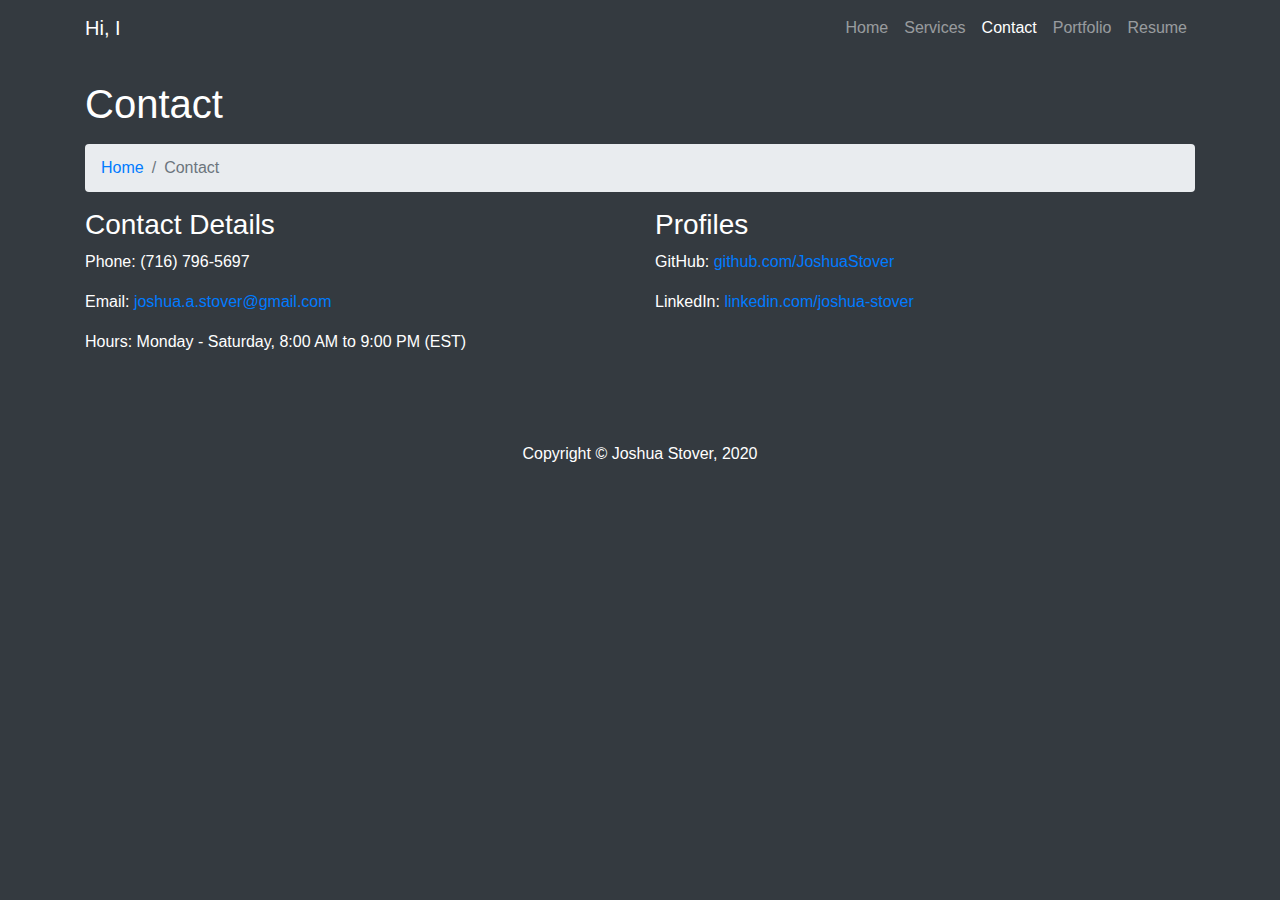
<file: contact.html>
<!DOCTYPE html>
<html lang="en">
<head>
    <meta charset="utf-8">
    <meta name="viewport" content="width=device-width, initial-scale=1, shrink-to-fit=no">
    <meta name="description" content="Portfolio">
    <meta name="author" content="Joshua Stover">
    <title>Contact</title>
    <link href="vendor/bootstrap/css/bootstrap.min.css" rel="stylesheet">
    <link href="css/main.css" rel="stylesheet">
</head>
<body class="bg-dark">
    <nav class="navbar fixed-top navbar-expand-lg navbar-dark bg-dark fixed-top">
        <div class="container">
            <span id="headText" class="navbar-brand"></span>
            <button class="navbar-toggler navbar-toggler-right" type="button" data-toggle="collapse" data-target="#navbarResponsive" aria-controls="navbarResponsive" aria-expanded="false" aria-label="Toggle navigation">
            <span class="navbar-toggler-icon"></span>
            </button>
            <div class="collapse navbar-collapse" id="navbarResponsive">
                <ul class="navbar-nav ml-auto">
                    <li class="nav-item">
                        <a class="nav-link" href="index.html">Home</a>
                    </li>
                    <li class="nav-item">
                        <a class="nav-link" href="services.html">Services</a>
                    </li>
                    <li class="nav-item active">
                        <a class="nav-link" href="contact.html">Contact</a>
                    </li>
                    <li class="nav-item">
                        <a class="nav-link" href="portfolio.html">Portfolio</a>
                    </li>
                    <li class="nav-item">
                        <a class="nav-link" href="resume.html">Resume</a>
                    </li>
                </ul>
            </div>
        </div>
    </nav>

    <div class="container">
        <h1 class="mt-4 mb-3 tw">
            Contact
        </h1>
        <ol class="breadcrumb">
            <li class="breadcrumb-item">
                <a href="index.html">Home</a>
            </li>
            <li class="breadcrumb-item active">Contact</li>
        </ol>
        <div class="row">
            <div class="col-lg-6 mb-4 tw">
                <h3>Contact Details</h3>
                <p>
                    Phone: (716) 796-5697
                </p>
                <p>
                    Email:
                    <a href="mailto:joshua.a.stover@gmail.com">
                        joshua.a.stover@gmail.com
                    </a>
                </p>
                <p>
                    Hours: Monday - Saturday, 8:00 AM to 9:00 PM (EST)
                </p>
            </div>
            <div class="col-lg-6 mb-4 tw">
                <h3>Profiles</h3>
                <p>
                    GitHub:
                    <a href="https://github.com/JoshuaStover">
                        github.com/JoshuaStover
                    </a>
                </p>
                <p>
                    LinkedIn:
                    <a href="https://www.linkedin.com/in/joshua-stover-6b4943192/">
                        linkedin.com/joshua-stover
                    </a>
                </p>
            </div>
        </div>
    </div>

    <footer class="py-5 bg-dark">
        <div class="container">
            <p class="m-0 text-center text-white">
                Copyright &copy; Joshua Stover, 2020
            </p>
        </div>
    </footer>

    <script src="vendor/jquery/jquery.min.js"></script>
    <script src="vendor/bootstrap/js/bootstrap.bundle.min.js"></script>
    <script src="js/headerScript.js"></script>
</body>
</html>
</file>
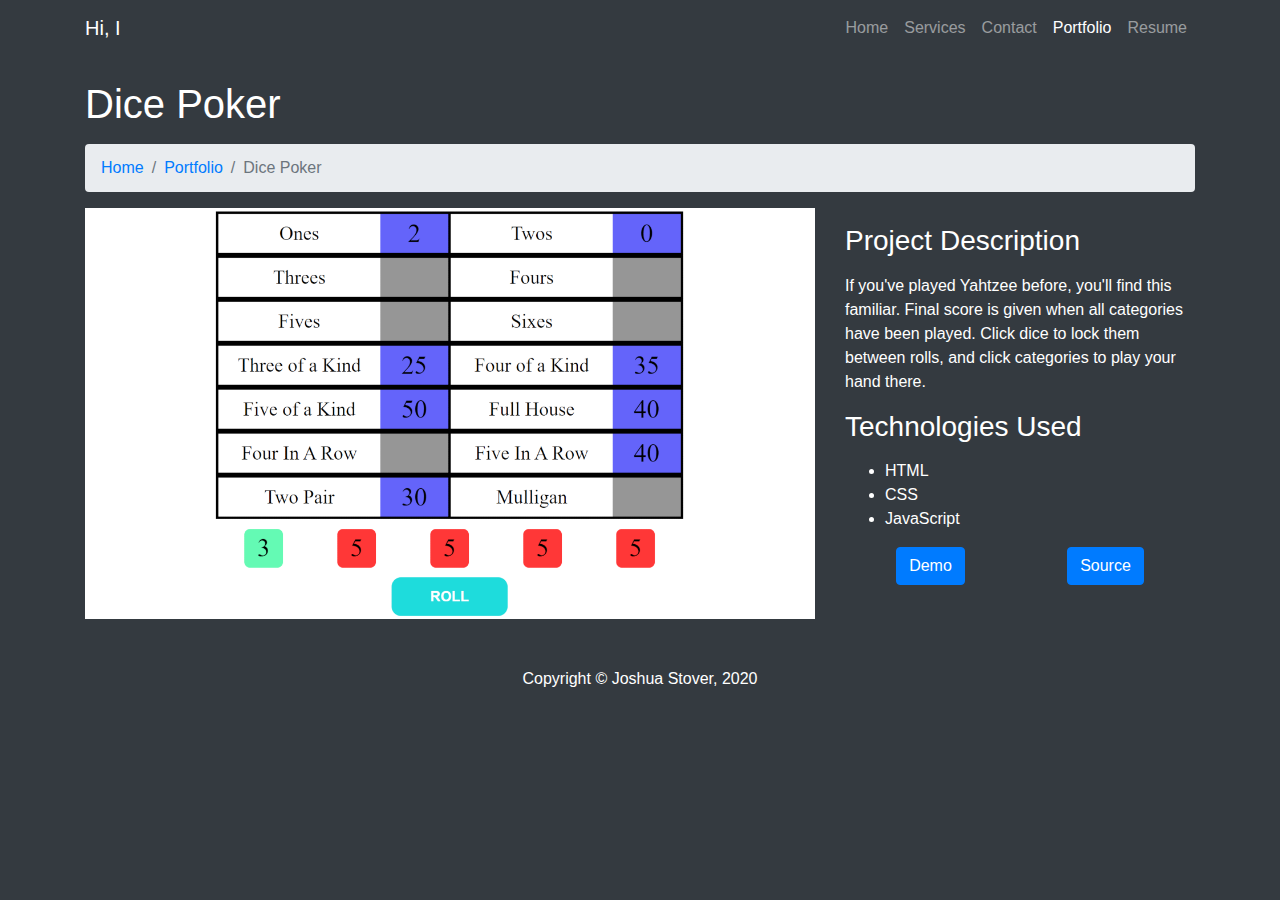
<file: DicePoker.html>
<!DOCTYPE html>
<html lang="en">
<head>
    <meta charset="utf-8">
    <meta name="viewport" content="width=device-width, initial-scale=1, shrink-to-fit=no">
    <meta name="description" content="Portfolio">
    <meta name="author" content="Joshua Stover">
    <title>Portfolio</title>
    <link href="vendor/bootstrap/css/bootstrap.min.css" rel="stylesheet">
    <link href="css/main.css" rel="stylesheet">
</head>
<body class="bg-dark">
    <nav class="navbar fixed-top navbar-expand-lg navbar-dark bg-dark fixed-top">
        <div class="container">
            <span id="headText" class="navbar-brand"></span>
            <button class="navbar-toggler navbar-toggler-right" type="button" data-toggle="collapse" data-target="#navbarResponsive" aria-controls="navbarResponsive" aria-expanded="false" aria-label="Toggle navigation">
                <span class="navbar-toggler-icon"></span>
            </button>
            <div class="collapse navbar-collapse" id="navbarResponsive">
                <ul class="navbar-nav ml-auto">
                    <li class="nav-item">
                        <a class="nav-link" href="index.html">Home</a>
                    </li>
                    <li class="nav-item">
                        <a class="nav-link" href="services.html">Services</a>
                    </li>
                    <li class="nav-item">
                        <a class="nav-link" href="contact.html">Contact</a>
                    </li>
                    <li class="nav-item active">
                        <a class="nav-link" href="portfolio.html">Portfolio</a>
                    </li>
                    <li class="nav-item">
                        <a class="nav-link" href="resume.html">Resume</a>
                    </li>
                </ul>
            </div>
        </div>
    </nav>

    <div class="container tw">
        <h1 class="mt-4 mb-3">Dice Poker</h1>
        <ol class="breadcrumb">
            <li class="breadcrumb-item">
                <a href="index.html">Home</a>
            </li>
            <li class="breadcrumb-item">
                <a href="portfolio.html">Portfolio</a>
            </li>
            <li class="breadcrumb-item active">Dice Poker</li>
        </ol>
        <div class="row">
            <div class="col-md-8">
                <img class="img-fluid" src="res/DicePoker.png" alt="">
            </div>
            <div class="col-md-4">
                <h3 class="my-3">Project Description</h3>
                <p>If you've played Yahtzee before, you'll find this familiar. Final score is given when all categories have been played. Click dice to lock them between rolls, and click categories to play your hand there.</p>
                <h3 class="my-3">Technologies Used</h3>
                <ul>
                    <li>HTML</li>
                    <li>CSS</li>
                    <li>JavaScript</li>
                </ul>
                <div class="sa">
                    <a target="_blank" href="https://joshuastover.github.io/DicePoker" class="btn btn-primary">Demo</a>
                    <a target="_blank" href="https://github.com/JoshuaStover/DicePoker" class="btn btn-primary">Source</a>
                </div>
            </div>
        </div>
    </div>

    <footer class="py-5 bg-dark">
        <div class="container">
            <p class="m-0 text-center text-white">
                Copyright &copy; Joshua Stover, 2020
            </p>
        </div>
    </footer>

    <script src="vendor/jquery/jquery.min.js"></script>
    <script src="vendor/bootstrap/js/bootstrap.bundle.min.js"></script>
    <script src="js/headerScript.js"></script>
</body>
</html>
</file>
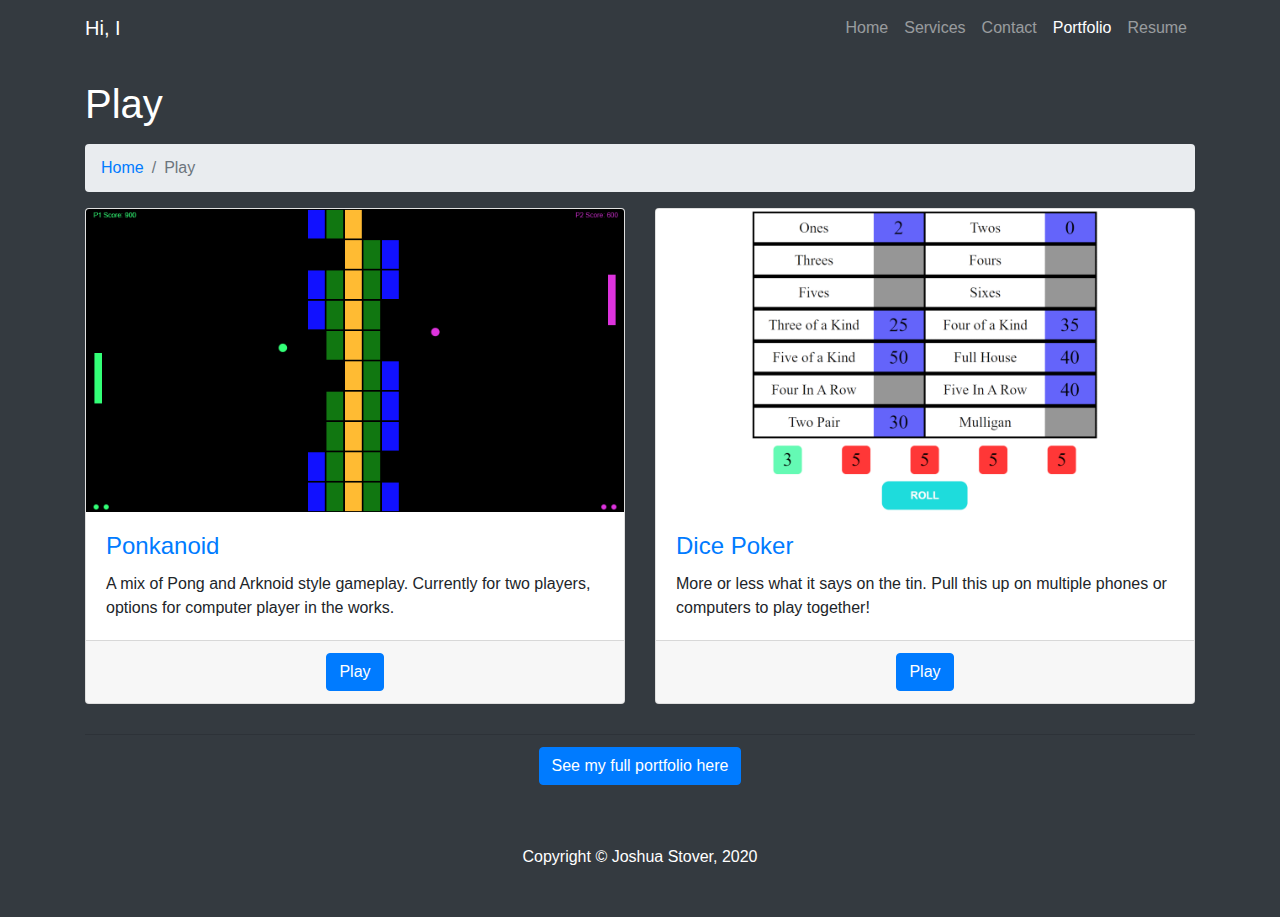
<file: play.html>
<!DOCTYPE html>
<html lang="en">
<head>
    <meta charset="utf-8">
    <meta name="viewport" content="width=device-width, initial-scale=1, shrink-to-fit=no">
    <meta name="description" content="Portfolio">
    <meta name="author" content="Joshua Stover">
    <title>Play</title>
    <link href="vendor/bootstrap/css/bootstrap.min.css" rel="stylesheet">
    <link href="css/main.css" rel="stylesheet">
</head>
<body class="bg-dark">
    <nav class="navbar fixed-top navbar-expand-lg navbar-dark bg-dark fixed-top">
        <div class="container">
            <span id="headText" class="navbar-brand"></span>
            <button class="navbar-toggler navbar-toggler-right" type="button" data-toggle="collapse" data-target="#navbarResponsive" aria-controls="navbarResponsive" aria-expanded="false" aria-label="Toggle navigation">
                <span class="navbar-toggler-icon"></span>
            </button>
            <div class="collapse navbar-collapse" id="navbarResponsive">
                <ul class="navbar-nav ml-auto">
                    <li class="nav-item">
                        <a class="nav-link" href="index.html">Home</a>
                    </li>
                    <li class="nav-item">
                        <a class="nav-link" href="services.html">Services</a>
                    </li>
                    <li class="nav-item">
                        <a class="nav-link" href="contact.html">Contact</a>
                    </li>
                    <li class="nav-item active">
                        <a class="nav-link" href="portfolio.html">Portfolio</a>
                    </li>
                    <li class="nav-item">
                        <a class="nav-link" href="resume.html">Resume</a>
                    </li>
                </ul>
            </div>
        </div>
    </nav>

    <div class="container">
        <h1 class="mt-4 mb-3 tw">Play
        </h1>
        <ol class="breadcrumb">
            <li class="breadcrumb-item">
                <a href="index.html">Home</a>
            </li>
            <li class="breadcrumb-item active">Play</li>
        </ol>

        <div class="row">
            <div class="col-lg-6 portfolio-item">
                <div class="card h-100">
                    <a href="Ponkanoid.html">
                        <img class="card-img-top" src="res/Ponkanoid.png" alt="">
                    </a>
                    <div class="card-body">
                        <h4 class="card-title">
                            <a href="Ponkanoid.html">Ponkanoid</a>
                        </h4>
                        <p class="card-text">A mix of Pong and Arknoid style gameplay. Currently for two players, options for computer player in the works.</p>
                    </div>
                    <div class="card-footer ct">
                        <a target="_blank" href="https://joshuastover.github.io/Ponkanoid" class="btn btn-primary">
                            Play
                        </a>
                    </div>
                </div>
            </div>
            <div class="col-lg-6 portfolio-item">
                <div class="card h-100">
                    <a href="DicePoker.html">
                        <img class="card-img-top" src="res/DicePoker.png" alt="">
                    </a>
                    <div class="card-body">
                        <h4 class="card-title">
                            <a href="DicePoker.html">Dice Poker</a>
                        </h4>
                        <p class="card-text">More or less what it says on the tin. Pull this up on multiple phones or computers to play together!</p>
                    </div>
                    <div class="card-footer ct">
                        <a target="_blank" href="https://joshuastover.github.io/DicePoker" class="btn btn-primary">
                            Play
                        </a>
                    </div>
                </div>
            </div>
        </div>
        <div class="card-footer ct bg-dark">
            <a href="portfolio.html" class="btn btn-primary">
                See my full portfolio here
            </a>
        </div>
    </div>

    <footer class="py-5 bg-dark">
        <div class="container">
            <p class="m-0 text-center text-white">
                Copyright &copy; Joshua Stover, 2020
            </p>
        </div>
    </footer>

    <script src="vendor/jquery/jquery.min.js"></script>
    <script src="vendor/bootstrap/js/bootstrap.bundle.min.js"></script>
    <script src="js/headerScript.js"></script>
</body>
</html>
</file>
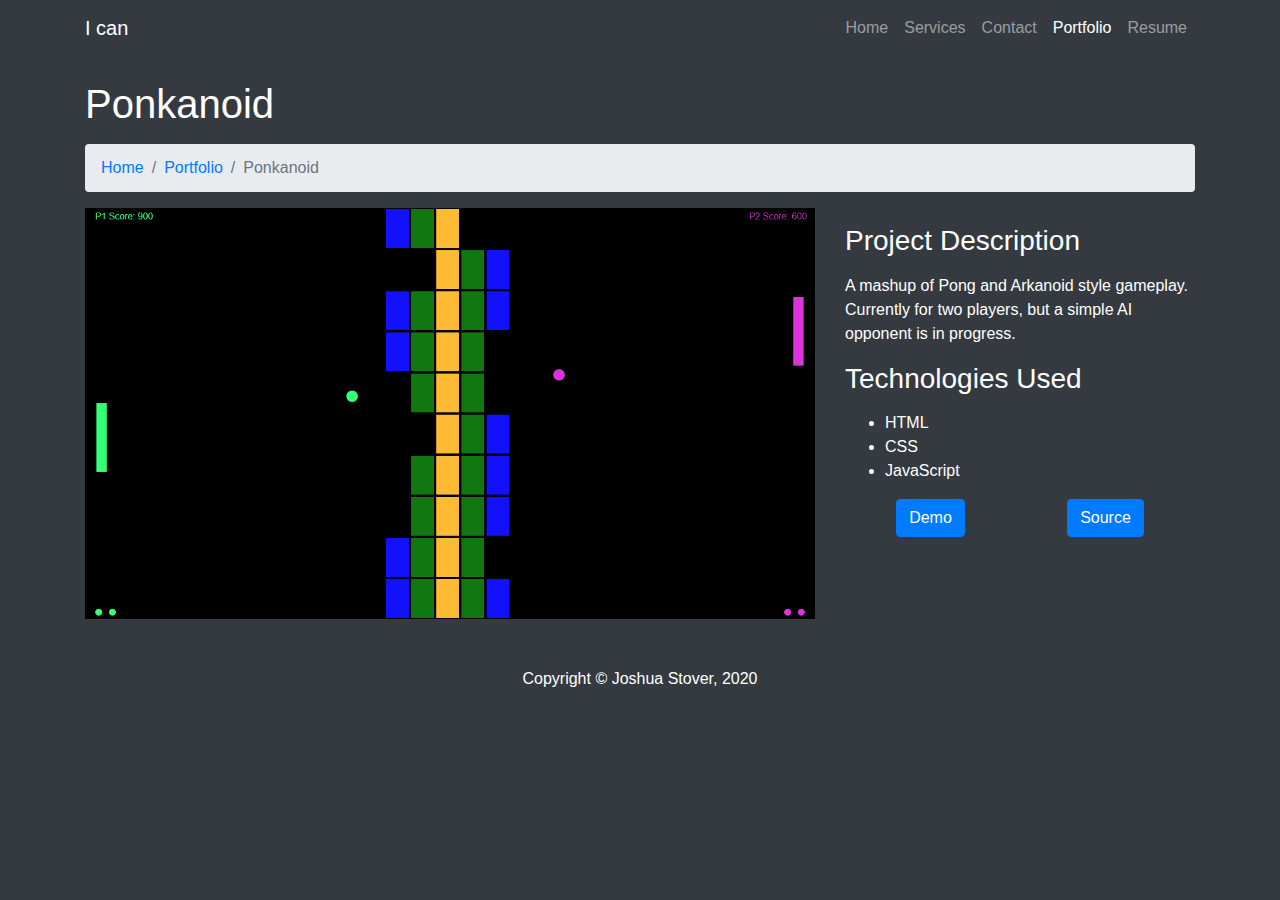
<file: Ponkanoid.html>
<!DOCTYPE html>
<html lang="en">
<head>
    <meta charset="utf-8">
    <meta name="viewport" content="width=device-width, initial-scale=1, shrink-to-fit=no">
    <meta name="description" content="Portfolio">
    <meta name="author" content="Joshua Stover">
    <title>Portfolio</title>
    <link href="vendor/bootstrap/css/bootstrap.min.css" rel="stylesheet">
    <link href="css/main.css" rel="stylesheet">
</head>
<body class="bg-dark">
    <nav class="navbar fixed-top navbar-expand-lg navbar-dark bg-dark fixed-top">
        <div class="container">
            <span id="headText" class="navbar-brand"></span>
            <button class="navbar-toggler navbar-toggler-right" type="button" data-toggle="collapse" data-target="#navbarResponsive" aria-controls="navbarResponsive" aria-expanded="false" aria-label="Toggle navigation">
                <span class="navbar-toggler-icon"></span>
            </button>
            <div class="collapse navbar-collapse" id="navbarResponsive">
                <ul class="navbar-nav ml-auto">
                    <li class="nav-item">
                        <a class="nav-link" href="index.html">Home</a>
                    </li>
                    <li class="nav-item">
                        <a class="nav-link" href="services.html">Services</a>
                    </li>
                    <li class="nav-item">
                        <a class="nav-link" href="contact.html">Contact</a>
                    </li>
                    <li class="nav-item active">
                        <a class="nav-link" href="portfolio.html">Portfolio</a>
                    </li>
                    <li class="nav-item">
                        <a class="nav-link" href="resume.html">Resume</a>
                    </li>
                </ul>
            </div>
        </div>
    </nav>

    <div class="container tw">
        <h1 class="mt-4 mb-3">Ponkanoid</h1>
        <ol class="breadcrumb">
            <li class="breadcrumb-item">
                <a href="index.html">Home</a>
            </li>
            <li class="breadcrumb-item">
                <a href="portfolio.html">Portfolio</a>
            </li>
            <li class="breadcrumb-item active">Ponkanoid</li>
        </ol>
        <div class="row">
            <div class="col-md-8">
                <img class="img-fluid" src="res/Ponkanoid.png" alt="">
            </div>
            <div class="col-md-4">
                <h3 class="my-3">Project Description</h3>
                <p>A mashup of Pong and Arkanoid style gameplay. Currently for two players, but a simple AI opponent is in progress.</p>
                <h3 class="my-3">Technologies Used</h3>
                <ul>
                    <li>HTML</li>
                    <li>CSS</li>
                    <li>JavaScript</li>
                </ul>
                <div class="sa">
                    <a target="_blank" href="https://joshuastover.github.io/Ponkanoid" class="btn btn-primary">Demo</a>
                    <a target="_blank" href="https://github.com/JoshuaStover/Ponkanoid" class="btn btn-primary">Source</a>
                </div>
            </div>
        </div>
    </div>

    <footer class="py-5 bg-dark">
        <div class="container">
            <p class="m-0 text-center text-white">
                Copyright &copy; Joshua Stover, 2020
            </p>
        </div>
    </footer>

    <script src="vendor/jquery/jquery.min.js"></script>
    <script src="vendor/bootstrap/js/bootstrap.bundle.min.js"></script>
    <script src="js/headerScript.js"></script>
</body>
</html>
</file>
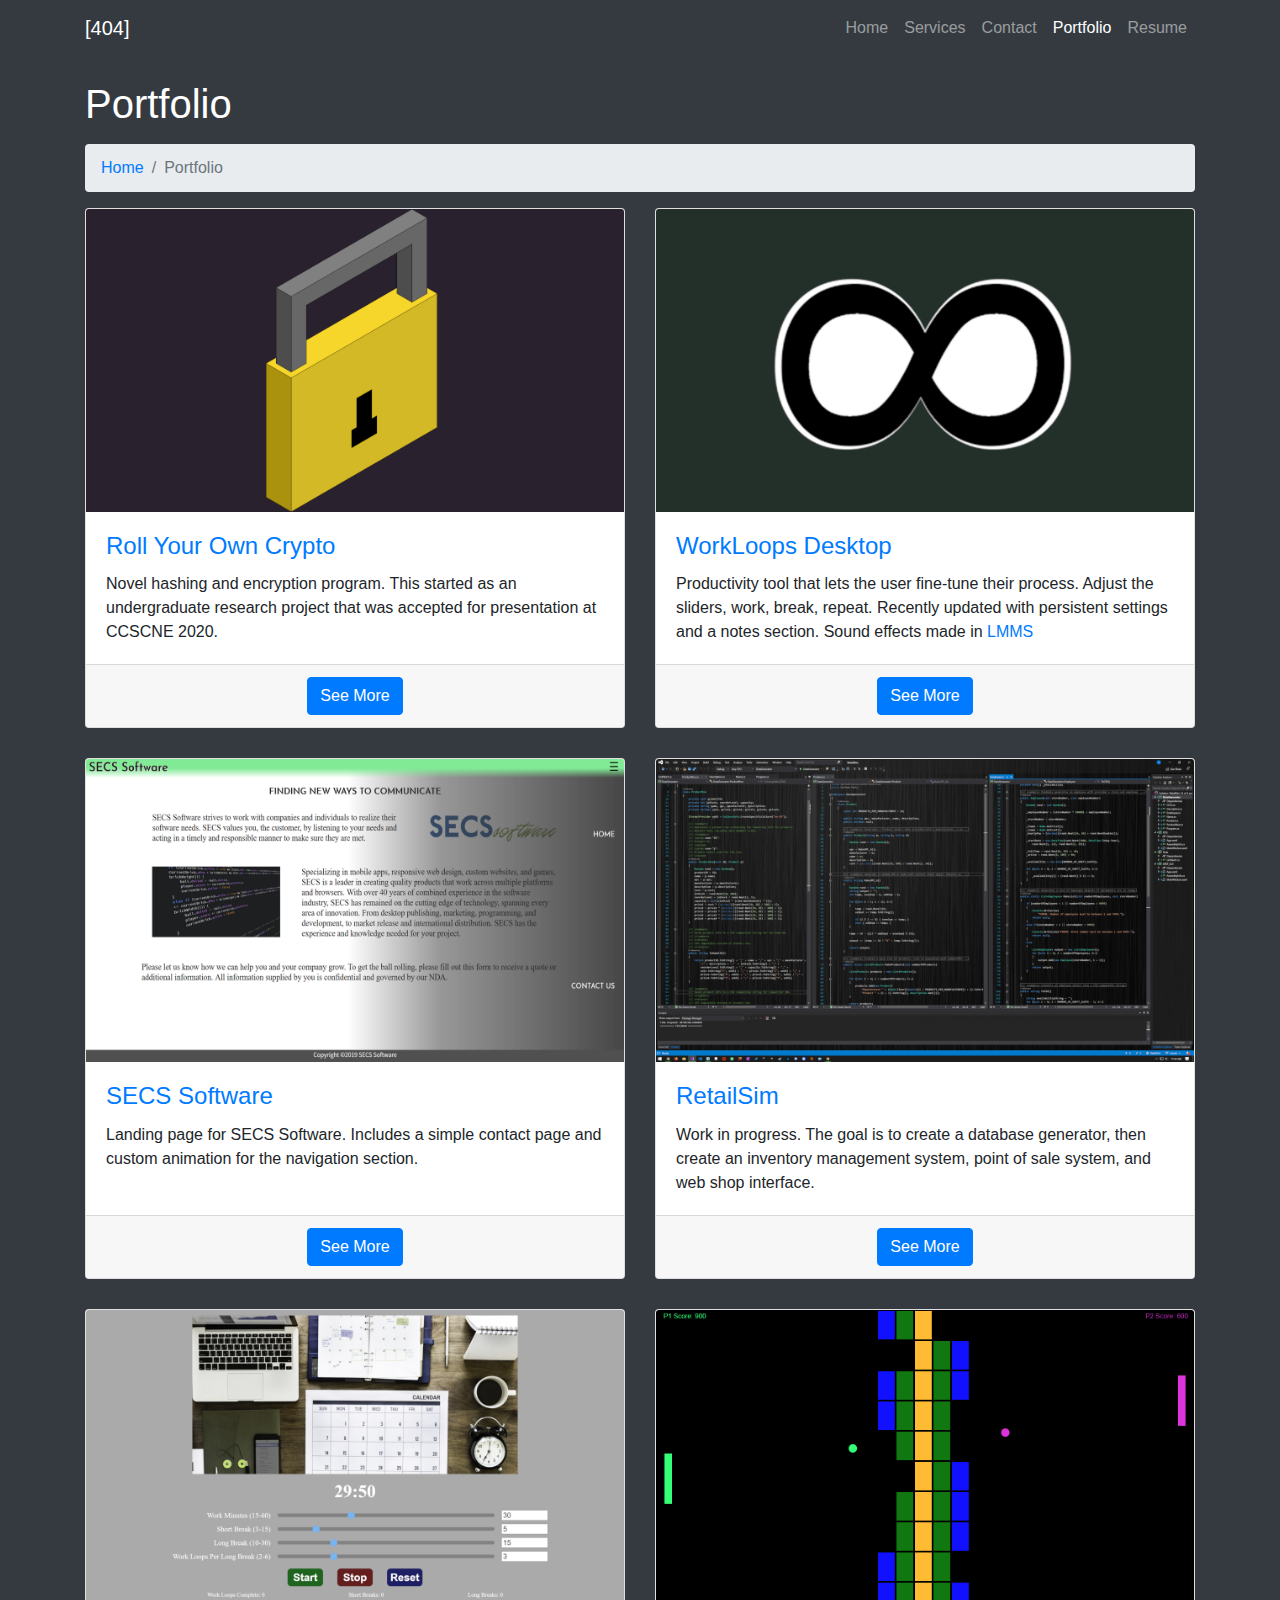
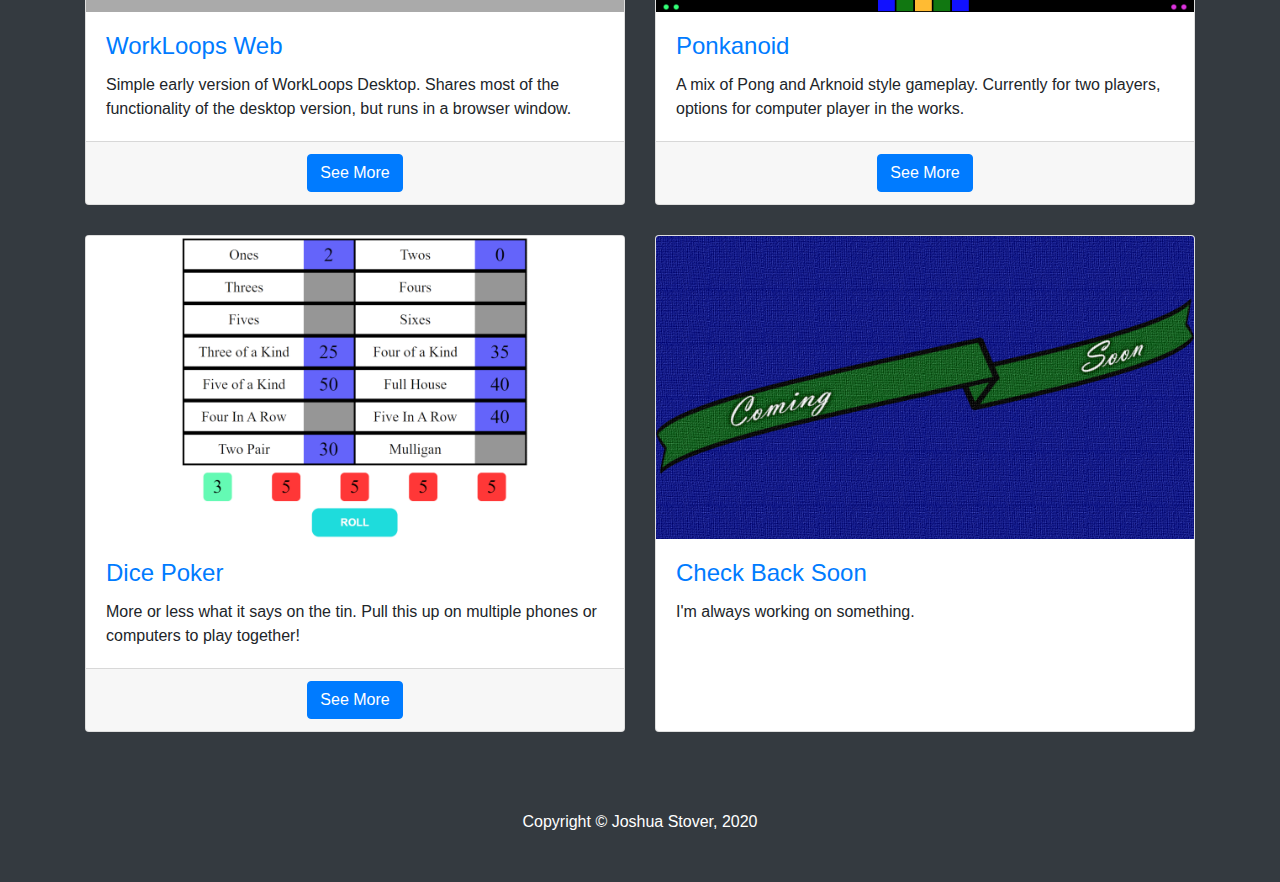
<file: portfolio.html>
<!DOCTYPE html>
<html lang="en">
<head>
    <meta charset="utf-8">
    <meta name="viewport" content="width=device-width, initial-scale=1, shrink-to-fit=no">
    <meta name="description" content="Portfolio">
    <meta name="author" content="Joshua Stover">
    <title>Portfolio</title>
    <link href="vendor/bootstrap/css/bootstrap.min.css" rel="stylesheet">
    <link href="css/main.css" rel="stylesheet">
</head>
<body class="bg-dark">
    <nav class="navbar fixed-top navbar-expand-lg navbar-dark bg-dark fixed-top">
        <div class="container">
            <span id="headText" class="navbar-brand"></span>
            <button class="navbar-toggler navbar-toggler-right" type="button" data-toggle="collapse" data-target="#navbarResponsive" aria-controls="navbarResponsive" aria-expanded="false" aria-label="Toggle navigation">
                <span class="navbar-toggler-icon"></span>
            </button>
            <div class="collapse navbar-collapse" id="navbarResponsive">
                <ul class="navbar-nav ml-auto">
                    <li class="nav-item">
                        <a class="nav-link" href="index.html">Home</a>
                    </li>
                    <li class="nav-item">
                        <a class="nav-link" href="services.html">Services</a>
                    </li>
                    <li class="nav-item">
                        <a class="nav-link" href="contact.html">Contact</a>
                    </li>
                    <li class="nav-item active">
                        <a class="nav-link" href="portfolio.html">Portfolio</a>
                    </li>
                    <li class="nav-item">
                        <a class="nav-link" href="resume.html">Resume</a>
                    </li>
                </ul>
            </div>
        </div>
    </nav>

    <div class="container">
        <h1 class="mt-4 mb-3 tw">Portfolio
        </h1>
        <ol class="breadcrumb">
            <li class="breadcrumb-item">
                <a href="index.html">Home</a>
            </li>
            <li class="breadcrumb-item active">Portfolio</li>
        </ol>

        <div class="row">
            <div class="col-lg-6 col-sm-6 portfolio-item">
                <div class="card h-100">
                    <a href="RYOC.html">
                        <img class="card-img-top" src="res/RYOC.png" alt="">
                    </a>
                    <div class="card-body">
                        <h4 class="card-title">
                            <a href="RYOC.html">
                                Roll Your Own Crypto
                            </a>
                        </h4>
                        <p class="card-text">Novel hashing and encryption program. This started as an undergraduate research project that was accepted for presentation at CCSCNE 2020.</p>
                    </div>
                    <div class="card-footer ct">
                        <a href="RYOC.html" class="btn btn-primary">
                            See More
                        </a>
                    </div>
                </div>
            </div>
            <div class="col-lg-6 col-sm-6 portfolio-item">
                <div class="card h-100">
                    <a href="WorkLoopsDesktop.html">
                        <img class="card-img-top" src="res/WorkLoopsDesktop.png" alt="">
                    </a>
                    <div class="card-body">
                        <h4 class="card-title">
                            <a href="WorkLoopsDesktop.html">
                                WorkLoops Desktop
                            </a>
                        </h4>
                        <p class="card-text">Productivity tool that lets the user fine-tune their process. Adjust the sliders, work, break, repeat. Recently updated with persistent settings and a notes section. Sound effects made in <a href="https://lmms.io/">LMMS</a></p>
                    </div>
                    <div class="card-footer ct">
                        <a href="WorkLoopsDesktop.html" class="btn btn-primary">
                            See More
                        </a>
                    </div>
                </div>
            </div>
            <div class="col-lg-6 col-sm-6 portfolio-item">
                <div class="card h-100">
                    <a href="SECS.html">
                        <img class="card-img-top" src="res/SECS.PNG" alt="">
                    </a>
                    <div class="card-body">
                        <h4 class="card-title">
                            <a href="SECS.html">SECS Software</a>
                        </h4>
                        <p class="card-text">Landing page for SECS Software. Includes a simple contact page and custom animation for the navigation section.</p>
                    </div>
                    <div class="card-footer ct">
                        <a href="SECS.html" class="btn btn-primary">
                            See More
                        </a>
                    </div>
                </div>
            </div>
            <div class="col-lg-6 col-sm-6 portfolio-item">
                <div class="card h-100">
                    <a href="RetailSim.html">
                        <img class="card-img-top" src="res/RetailSim.png" alt="">
                    </a>
                    <div class="card-body">
                        <h4 class="card-title">
                            <a href="RetailSim.html">RetailSim</a>
                        </h4>
                        <p class="card-text">Work in progress. The goal is to create a database generator, then create an inventory management system, point of sale system, and web shop interface.</p>
                    </div>
                    <div class="card-footer ct">
                        <a href="RetailSim.html" class="btn btn-primary">
                            See More
                        </a>
                    </div>
                </div>
            </div>
            <div class="col-lg-6 portfolio-item">
                <div class="card h-100">
                    <a href="WorkLoopsWeb.html">
                        <img class="card-img-top" src="res/WorkLoopsWeb.png" alt="">
                    </a>
                    <div class="card-body">
                        <h4 class="card-title">
                            <a href="WorkLoopsWeb.html">WorkLoops Web</a>
                        </h4>
                        <p class="card-text">Simple early version of WorkLoops Desktop. Shares most of the functionality of the desktop version, but runs in a browser window.</p>
                    </div>
                    <div class="card-footer ct">
                        <a href="WorkLoopsWeb.html" class="btn btn-primary">
                            See More
                        </a>
                    </div>
                </div>
            </div>
            <div class="col-lg-6 portfolio-item">
                <div class="card h-100">
                    <a href="Ponkanoid.html">
                        <img class="card-img-top" src="res/Ponkanoid.png" alt="">
                    </a>
                    <div class="card-body">
                        <h4 class="card-title">
                            <a href="Ponkanoid.html">Ponkanoid</a>
                        </h4>
                        <p class="card-text">A mix of Pong and Arknoid style gameplay. Currently for two players, options for computer player in the works.</p>
                    </div>
                    <div class="card-footer ct">
                        <a href="Ponkanoid.html" class="btn btn-primary">
                            See More
                        </a>
                    </div>
                </div>
            </div>
            <div class="col-lg-6 portfolio-item">
                <div class="card h-100">
                    <a href="DicePoker.html">
                        <img class="card-img-top" src="res/DicePoker.png" alt="">
                    </a>
                    <div class="card-body">
                        <h4 class="card-title">
                            <a href="DicePoker.html">Dice Poker</a>
                        </h4>
                        <p class="card-text">More or less what it says on the tin. Pull this up on multiple phones or computers to play together!</p>
                    </div>
                    <div class="card-footer ct">
                        <a href="DicePoker.html" class="btn btn-primary">
                            See More
                        </a>
                    </div>
                </div>
            </div>
            <div class="col-lg-6 portfolio-item">
                <div class="card h-100">
                    <a href="#"><img class="card-img-top" src="res/ComingSoon.png" alt=""></a>
                    <div class="card-body">
                        <h4 class="card-title">
                            <a href="#">Check Back Soon</a>
                        </h4>
                        <p class="card-text">I'm always working on something.</p>
                    </div>
                </div>
            </div>
        </div>
    </div>

    <footer class="py-5 bg-dark">
        <div class="container">
            <p class="m-0 text-center text-white">
                Copyright &copy; Joshua Stover, 2020
            </p>
        </div>
    </footer>

    <script src="vendor/jquery/jquery.min.js"></script>
    <script src="vendor/bootstrap/js/bootstrap.bundle.min.js"></script>
    <script src="js/headerScript.js"></script>
</body>
</html>
</file>
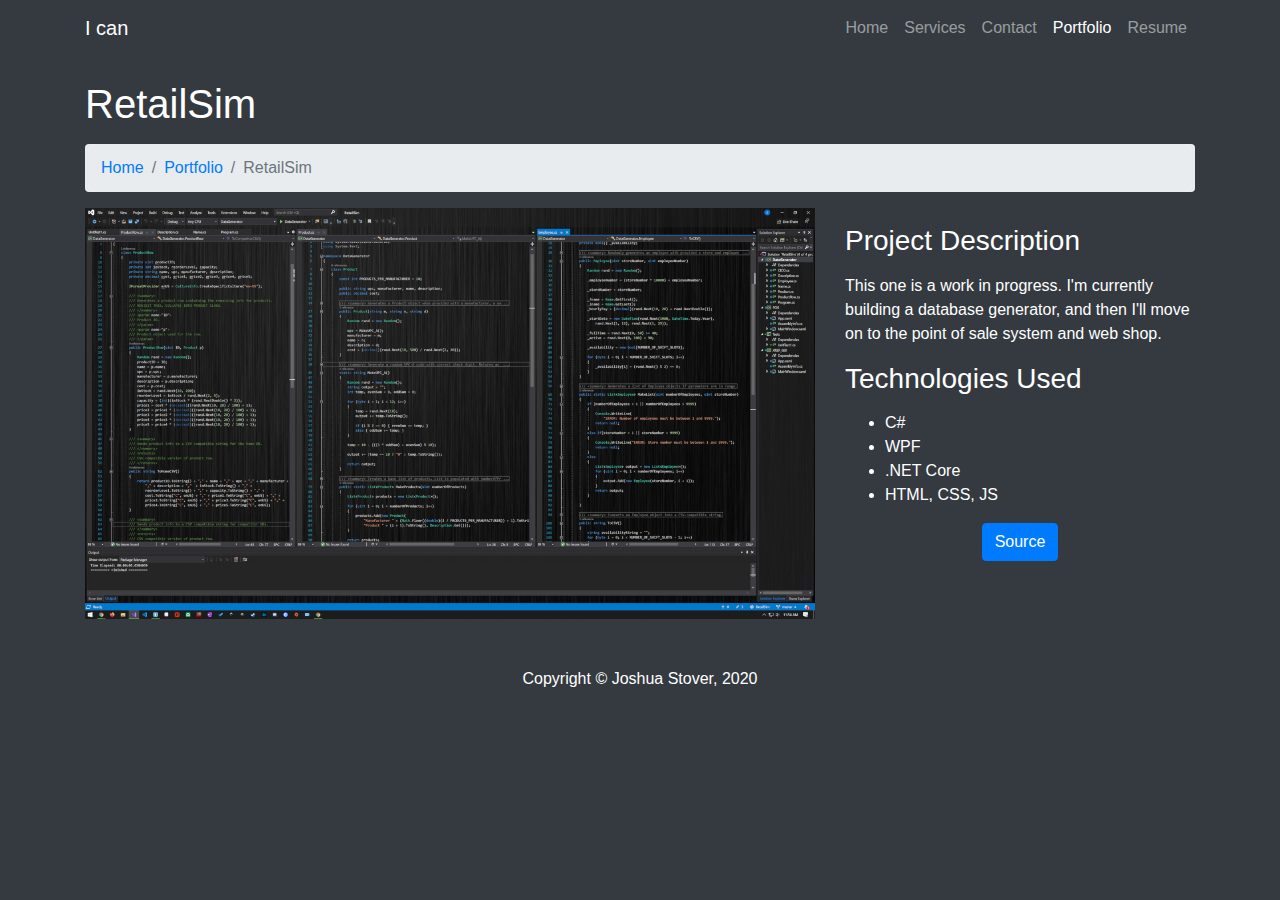
<file: RetailSim.html>
<!DOCTYPE html>
<html lang="en">
<head>
    <meta charset="utf-8">
    <meta name="viewport" content="width=device-width, initial-scale=1, shrink-to-fit=no">
    <meta name="description" content="Portfolio">
    <meta name="author" content="Joshua Stover">
    <title>Portfolio</title>
    <link href="vendor/bootstrap/css/bootstrap.min.css" rel="stylesheet">
    <link href="css/main.css" rel="stylesheet">
</head>
<body class="bg-dark">
    <nav class="navbar fixed-top navbar-expand-lg navbar-dark bg-dark fixed-top">
        <div class="container">
            <span id="headText" class="navbar-brand"></span>
            <button class="navbar-toggler navbar-toggler-right" type="button" data-toggle="collapse" data-target="#navbarResponsive" aria-controls="navbarResponsive" aria-expanded="false" aria-label="Toggle navigation">
                <span class="navbar-toggler-icon"></span>
            </button>
            <div class="collapse navbar-collapse" id="navbarResponsive">
                <ul class="navbar-nav ml-auto">
                    <li class="nav-item">
                        <a class="nav-link" href="index.html">Home</a>
                    </li>
                    <li class="nav-item">
                        <a class="nav-link" href="services.html">Services</a>
                    </li>
                    <li class="nav-item">
                        <a class="nav-link" href="contact.html">Contact</a>
                    </li>
                    <li class="nav-item active">
                        <a class="nav-link" href="portfolio.html">Portfolio</a>
                    </li>
                    <li class="nav-item">
                        <a class="nav-link" href="resume.html">Resume</a>
                    </li>
                </ul>
            </div>
        </div>
    </nav>

    <div class="container tw">
        <h1 class="mt-4 mb-3">RetailSim</h1>
        <ol class="breadcrumb">
            <li class="breadcrumb-item">
                <a href="index.html">Home</a>
            </li>
            <li class="breadcrumb-item">
                <a href="portfolio.html">Portfolio</a>
            </li>
            <li class="breadcrumb-item active">RetailSim</li>
        </ol>
        <div class="row">
            <div class="col-md-8">
                <img class="img-fluid" src="res/RetailSim.png" alt="">
            </div>
            <div class="col-md-4">
                <h3 class="my-3">Project Description</h3>
                <p>This one is a work in progress. I'm currently building a database generator, and then I'll move on to the point of sale system and web shop. </p>
                <h3 class="my-3">Technologies Used</h3>
                <ul>
                    <li>C#</li>
                    <li>WPF</li>
                    <li>.NET Core</li>
                    <li>HTML, CSS, JS</li>
                </ul>
                <div class="sa">
                    <a target="_blank" href="https://github.com/JoshuaStover/RetailSim" class="btn btn-primary">Source</a>
                </div>
            </div>
        </div>
    </div>

    <footer class="py-5 bg-dark">
        <div class="container">
            <p class="m-0 text-center text-white">
                Copyright &copy; Joshua Stover, 2020
            </p>
        </div>
    </footer>

    <script src="vendor/jquery/jquery.min.js"></script>
    <script src="vendor/bootstrap/js/bootstrap.bundle.min.js"></script>
    <script src="js/headerScript.js"></script>
</body>
</html>
</file>
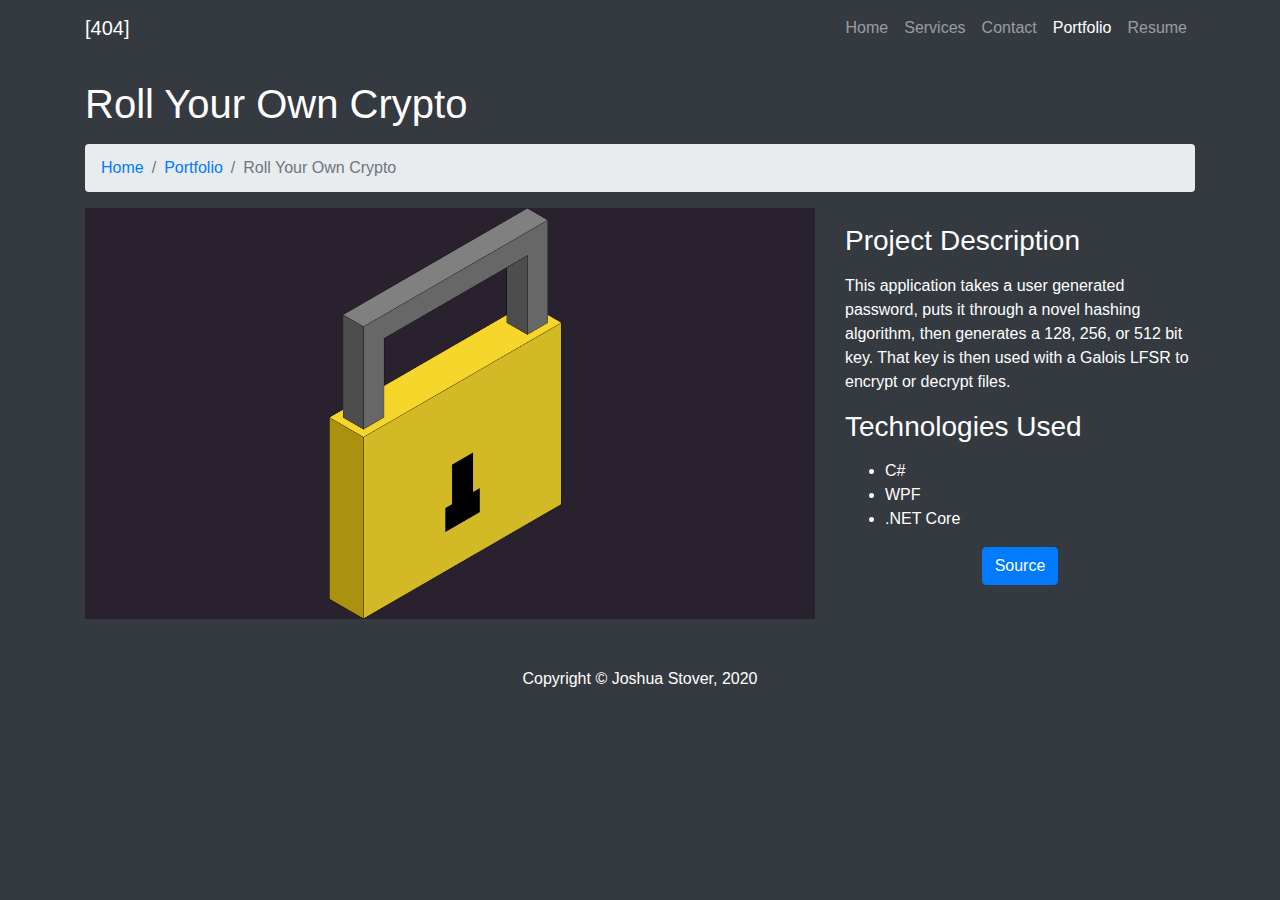
<file: RYOC.html>
<!DOCTYPE html>
<html lang="en">
<head>
    <meta charset="utf-8">
    <meta name="viewport" content="width=device-width, initial-scale=1, shrink-to-fit=no">
    <meta name="description" content="Portfolio">
    <meta name="author" content="Joshua Stover">
    <title>Portfolio</title>
    <link href="vendor/bootstrap/css/bootstrap.min.css" rel="stylesheet">
    <link href="css/main.css" rel="stylesheet">
</head>
<body class="bg-dark">
    <nav class="navbar fixed-top navbar-expand-lg navbar-dark bg-dark fixed-top">
        <div class="container">
            <span id="headText" class="navbar-brand"></span>
            <button class="navbar-toggler navbar-toggler-right" type="button" data-toggle="collapse" data-target="#navbarResponsive" aria-controls="navbarResponsive" aria-expanded="false" aria-label="Toggle navigation">
                <span class="navbar-toggler-icon"></span>
            </button>
            <div class="collapse navbar-collapse" id="navbarResponsive">
                <ul class="navbar-nav ml-auto">
                    <li class="nav-item">
                        <a class="nav-link" href="index.html">Home</a>
                    </li>
                    <li class="nav-item">
                        <a class="nav-link" href="services.html">Services</a>
                    </li>
                    <li class="nav-item">
                        <a class="nav-link" href="contact.html">Contact</a>
                    </li>
                    <li class="nav-item active">
                        <a class="nav-link" href="portfolio.html">Portfolio</a>
                    </li>
                    <li class="nav-item">
                        <a class="nav-link" href="resume.html">Resume</a>
                    </li>
                </ul>
            </div>
        </div>
    </nav>

    <div class="container tw">
        <h1 class="mt-4 mb-3">Roll Your Own Crypto</h1>
        <ol class="breadcrumb">
            <li class="breadcrumb-item">
                <a href="index.html">Home</a>
            </li>
            <li class="breadcrumb-item">
                <a href="portfolio.html">Portfolio</a>
            </li>
            <li class="breadcrumb-item active">Roll Your Own Crypto</li>
        </ol>
        <div class="row">
            <div class="col-md-8">
                <img class="img-fluid" src="res/RYOC.png" alt="">
            </div>
            <div class="col-md-4">
                <h3 class="my-3">Project Description</h3>
                <p>This application takes a user generated password, puts it through a novel hashing algorithm, then generates a 128, 256, or 512 bit key. That key is then used with a Galois LFSR to encrypt or decrypt files.</p>
                <h3 class="my-3">Technologies Used</h3>
                <ul>
                    <li>C#</li>
                    <li>WPF</li>
                    <li>.NET Core</li>
                </ul>
                <div class="sa">
                    <a target="_blank" href="https://github.com/JoshuaStover/RollYourOwnCryptoWPF" class="btn btn-primary">Source</a>
                </div>
            </div>

        </div>
    </div>

    <footer class="py-5 bg-dark">
        <div class="container">
            <p class="m-0 text-center text-white">
                Copyright &copy; Joshua Stover, 2020
            </p>
        </div>
    </footer>

    <script src="vendor/jquery/jquery.min.js"></script>
    <script src="vendor/bootstrap/js/bootstrap.bundle.min.js"></script>
    <script src="js/headerScript.js"></script>
</body>
</html>
</file>
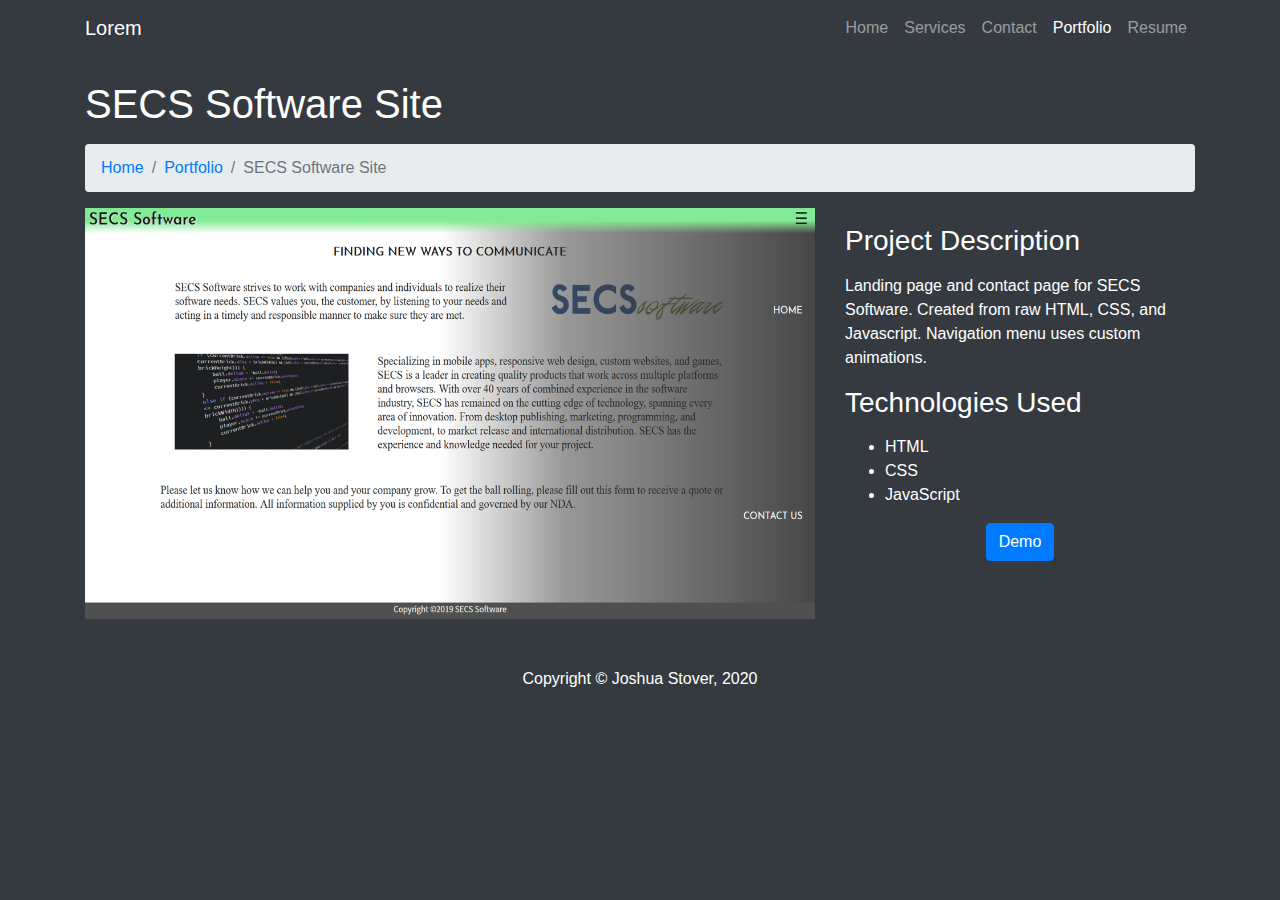
<file: SECS.html>
<!DOCTYPE html>
<html lang="en">
<head>
    <meta charset="utf-8">
    <meta name="viewport" content="width=device-width, initial-scale=1, shrink-to-fit=no">
    <meta name="description" content="Portfolio">
    <meta name="author" content="Joshua Stover">
    <title>Portfolio</title>
    <link href="vendor/bootstrap/css/bootstrap.min.css" rel="stylesheet">
    <link href="css/main.css" rel="stylesheet">
</head>
<body class="bg-dark">
    <nav class="navbar fixed-top navbar-expand-lg navbar-dark bg-dark fixed-top">
        <div class="container">
            <span id="headText" class="navbar-brand"></span>
            <button class="navbar-toggler navbar-toggler-right" type="button" data-toggle="collapse" data-target="#navbarResponsive" aria-controls="navbarResponsive" aria-expanded="false" aria-label="Toggle navigation">
                <span class="navbar-toggler-icon"></span>
            </button>
            <div class="collapse navbar-collapse" id="navbarResponsive">
                <ul class="navbar-nav ml-auto">
                    <li class="nav-item">
                        <a class="nav-link" href="index.html">Home</a>
                    </li>
                    <li class="nav-item">
                        <a class="nav-link" href="services.html">Services</a>
                    </li>
                    <li class="nav-item">
                        <a class="nav-link" href="contact.html">Contact</a>
                    </li>
                    <li class="nav-item active">
                        <a class="nav-link" href="portfolio.html">Portfolio</a>
                    </li>
                    <li class="nav-item">
                        <a class="nav-link" href="resume.html">Resume</a>
                    </li>
                </ul>
            </div>
        </div>
    </nav>

    <div class="container tw">
        <h1 class="mt-4 mb-3">SECS Software Site</h1>
        <ol class="breadcrumb">
            <li class="breadcrumb-item">
                <a href="index.html">Home</a>
            </li>
            <li class="breadcrumb-item">
                <a href="portfolio.html">Portfolio</a>
            </li>
            <li class="breadcrumb-item active">SECS Software Site</li>
        </ol>
        <div class="row">
            <div class="col-md-8">
                <img class="img-fluid" src="res/SECS.PNG" alt="">
            </div>
            <div class="col-md-4">
                <h3 class="my-3">Project Description</h3>
                <p>Landing page and contact page for SECS Software. Created from raw HTML, CSS, and Javascript. Navigation menu uses custom animations.</p>
                <h3 class="my-3">Technologies Used</h3>
                <ul>
                    <li>HTML</li>
                    <li>CSS</li>
                    <li>JavaScript</li>
                </ul>
                <div class="sa">
                    <a target="_blank" href="http://www.secssoftware.com" class="btn btn-primary">Demo</a>
                </div>
            </div>
        </div>
    </div>

    <footer class="py-5 bg-dark">
        <div class="container">
            <p class="m-0 text-center text-white">
                Copyright &copy; Joshua Stover, 2020
            </p>
        </div>
    </footer>

    <script src="vendor/jquery/jquery.min.js"></script>
    <script src="vendor/bootstrap/js/bootstrap.bundle.min.js"></script>
    <script src="js/headerScript.js"></script>
</body>
</html>
</file>
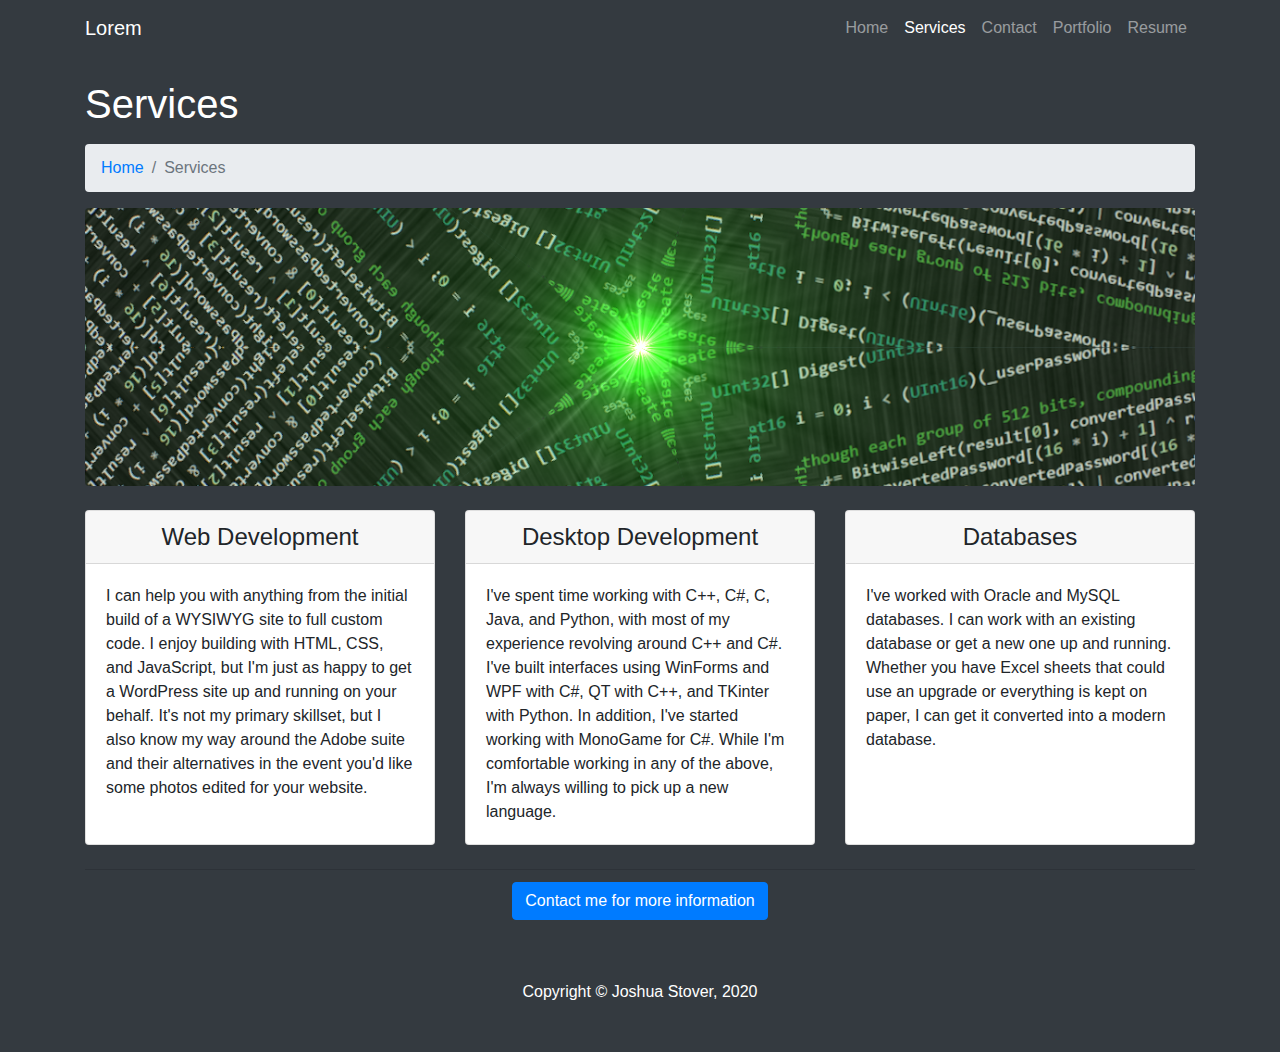
<file: services.html>
<!DOCTYPE html>
<html lang="en">
<head>
    <meta charset="utf-8">
    <meta name="viewport" content="width=device-width, initial-scale=1, shrink-to-fit=no">
    <meta name="description" content="Portfolio">
    <meta name="author" content="Joshua Stover">
    <title>Services</title>
    <link href="vendor/bootstrap/css/bootstrap.min.css" rel="stylesheet">
    <link href="css/main.css" rel="stylesheet">
</head>
<body class="bg-dark">
    <nav class="navbar fixed-top navbar-expand-lg navbar-dark bg-dark fixed-top">
        <div class="container">
            <span id="headText" class="navbar-brand"></span>
            <button class="navbar-toggler navbar-toggler-right" type="button" data-toggle="collapse" data-target="#navbarResponsive" aria-controls="navbarResponsive" aria-expanded="false" aria-label="Toggle navigation">
            <span class="navbar-toggler-icon"></span>
            </button>
            <div class="collapse navbar-collapse" id="navbarResponsive">
                <ul class="navbar-nav ml-auto">
                    <li class="nav-item">
                        <a class="nav-link" href="index.html">Home</a>
                    </li>
                    <li class="nav-item active">
                        <a class="nav-link" href="services.html">Services</a>
                    </li>
                    <li class="nav-item">
                        <a class="nav-link" href="contact.html">Contact</a>
                    </li>
                    <li class="nav-item">
                        <a class="nav-link" href="portfolio.html">Portfolio</a>
                    </li>
                    <li class="nav-item">
                        <a class="nav-link" href="#">Resume</a>
                    </li>
                </ul>
            </div>
        </div>
    </nav>

    <div class="container">
        <h1 class="mt-4 mb-3 tw">Services</h1>
        <ol class="breadcrumb">
            <li class="breadcrumb-item">
                <a href="index.html">Home</a>
            </li>
            <li class="breadcrumb-item active">
                Services
            </li>
        </ol>
        <img class="img-fluid rounded mb-4" src="res/services.png" alt="">
        <div class="row">
            <div class="col-lg-4 mb-4">
                <div class="card h-100">
                    <h4 class="card-header ct">Web Development</h4>
                    <div class="card-body">
                        <p class="card-text">I can help you with anything from the initial build of a WYSIWYG site to full custom code. I enjoy building with HTML, CSS, and JavaScript, but I'm just as happy to get a WordPress site up and running on your behalf. It's not my primary skillset, but I also know my way around the Adobe suite and their alternatives in the event you'd like some photos edited for your website.</p>
                    </div>
                </div>
            </div>
            <div class="col-lg-4 mb-4">
                <div class="card h-100">
                    <h4 class="card-header ct">Desktop Development</h4>
                    <div class="card-body">
                        <p class="card-text">I've spent time working with C++, C#, C, Java, and Python, with most of my experience revolving around C++ and C#. I've built interfaces using WinForms and WPF with C#, QT with C++, and TKinter with Python. In addition, I've started working with MonoGame for C#. While I'm comfortable working in any of the above, I'm always willing to pick up a new language.</p>
                    </div>
                </div>
            </div>
            <div class="col-lg-4 mb-4">
                <div class="card h-100">
                    <h4 class="card-header ct">Databases</h4>
                    <div class="card-body">
                        <p class="card-text">I've worked with Oracle and MySQL databases. I can work with an existing database or get a new one up and running. Whether you have Excel sheets that could use an upgrade or everything is kept on paper, I can get it converted into a modern database.</p>
                    </div>
                </div>
            </div>
        </div>
        <div class="card-footer ct bg-dark">
            <a href="contact.html" class="btn btn-primary">Contact me for more information</a>
        </div>
    </div>

    <footer class="py-5 bg-dark">
        <div class="container">
            <p class="m-0 text-center text-white">
                Copyright &copy; Joshua Stover, 2020
            </p>
        </div>
    </footer>

    <script src="vendor/jquery/jquery.min.js"></script>
    <script src="vendor/bootstrap/js/bootstrap.bundle.min.js"></script>
    <script src="js/headerScript.js"></script>
</body>
</html>
</file>
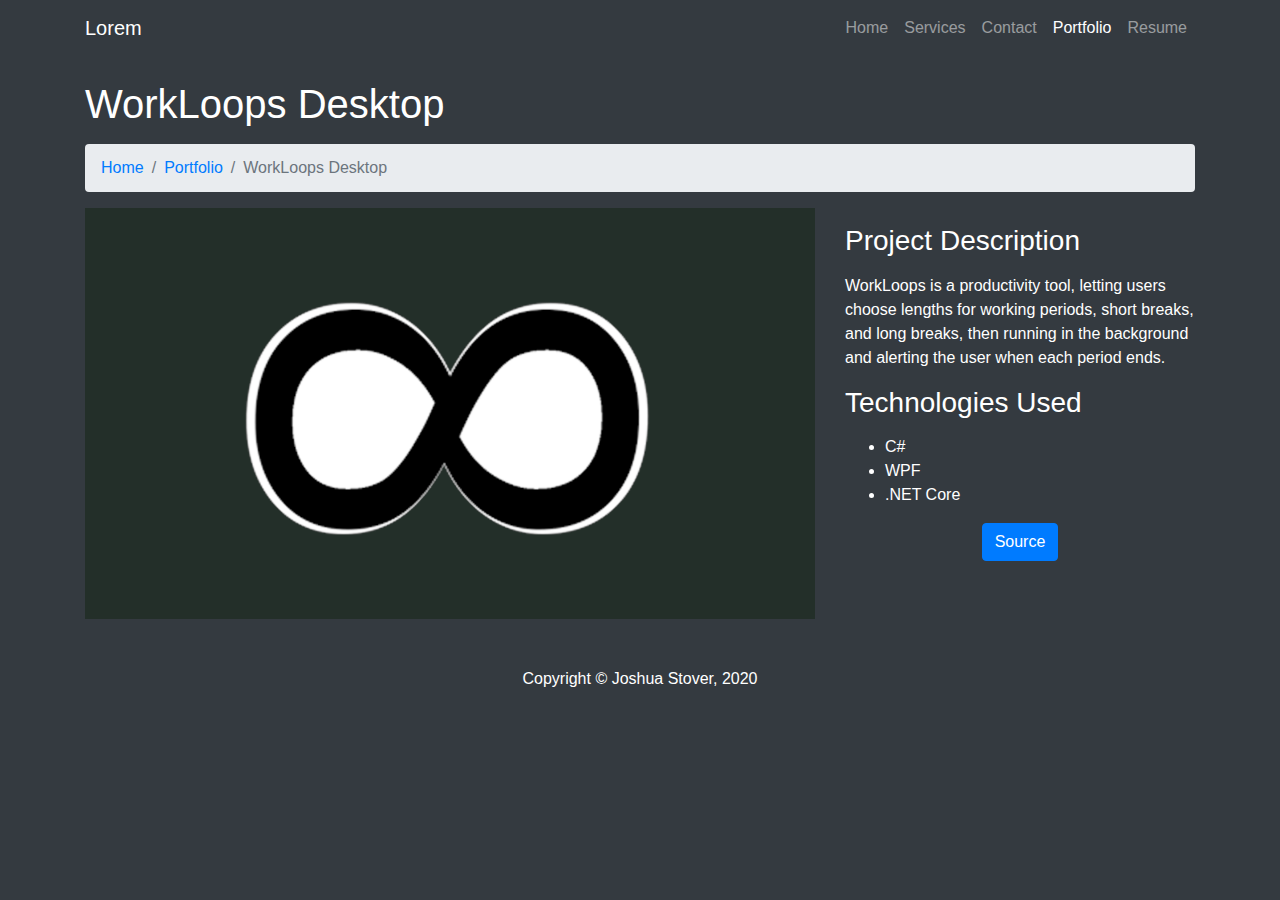
<file: WorkLoopsDesktop.html>
<!DOCTYPE html>
<html lang="en">
<head>
    <meta charset="utf-8">
    <meta name="viewport" content="width=device-width, initial-scale=1, shrink-to-fit=no">
    <meta name="description" content="Portfolio">
    <meta name="author" content="Joshua Stover">
    <title>Portfolio</title>
    <link href="vendor/bootstrap/css/bootstrap.min.css" rel="stylesheet">
    <link href="css/main.css" rel="stylesheet">
</head>
<body class="bg-dark">
    <nav class="navbar fixed-top navbar-expand-lg navbar-dark bg-dark fixed-top">
        <div class="container">
            <span id="headText" class="navbar-brand"></span>
            <button class="navbar-toggler navbar-toggler-right" type="button" data-toggle="collapse" data-target="#navbarResponsive" aria-controls="navbarResponsive" aria-expanded="false" aria-label="Toggle navigation">
                <span class="navbar-toggler-icon"></span>
            </button>
            <div class="collapse navbar-collapse" id="navbarResponsive">
                <ul class="navbar-nav ml-auto">
                    <li class="nav-item">
                        <a class="nav-link" href="index.html">Home</a>
                    </li>
                    <li class="nav-item">
                        <a class="nav-link" href="services.html">Services</a>
                    </li>
                    <li class="nav-item">
                        <a class="nav-link" href="contact.html">Contact</a>
                    </li>
                    <li class="nav-item active">
                        <a class="nav-link" href="portfolio.html">Portfolio</a>
                    </li>
                    <li class="nav-item">
                        <a class="nav-link" href="resume.html">Resume</a>
                    </li>
                </ul>
            </div>
        </div>
    </nav>

    <div class="container tw">
        <h1 class="mt-4 mb-3">WorkLoops Desktop</h1>
        <ol class="breadcrumb">
            <li class="breadcrumb-item">
                <a href="index.html">Home</a>
            </li>
            <li class="breadcrumb-item">
                <a href="portfolio.html">Portfolio</a>
            </li>
            <li class="breadcrumb-item active">WorkLoops Desktop</li>
        </ol>
        <div class="row">
            <div class="col-md-8">
                <img class="img-fluid" src="res/WorkLoopsDesktop.png" alt="">
            </div>
            <div class="col-md-4">
                <h3 class="my-3">Project Description</h3>
                <p>WorkLoops is a productivity tool, letting users choose lengths for working periods, short breaks, and long breaks, then running in the background and alerting the user when each period ends.</p>
                <h3 class="my-3">Technologies Used</h3>
                <ul>
                    <li>C#</li>
                    <li>WPF</li>
                    <li>.NET Core</li>
                </ul>
                <div class="sa">
                    <a target="_blank" href="https://github.com/JoshuaStover/WorkLoops" class="btn btn-primary">Source</a>
                </div>
            </div>
        </div>
    </div>

    <footer class="py-5 bg-dark">
        <div class="container">
            <p class="m-0 text-center text-white">
                Copyright &copy; Joshua Stover, 2020
            </p>
        </div>
    </footer>

    <script src="vendor/jquery/jquery.min.js"></script>
    <script src="vendor/bootstrap/js/bootstrap.bundle.min.js"></script>
    <script src="js/headerScript.js"></script>
</body>
</html>
</file>
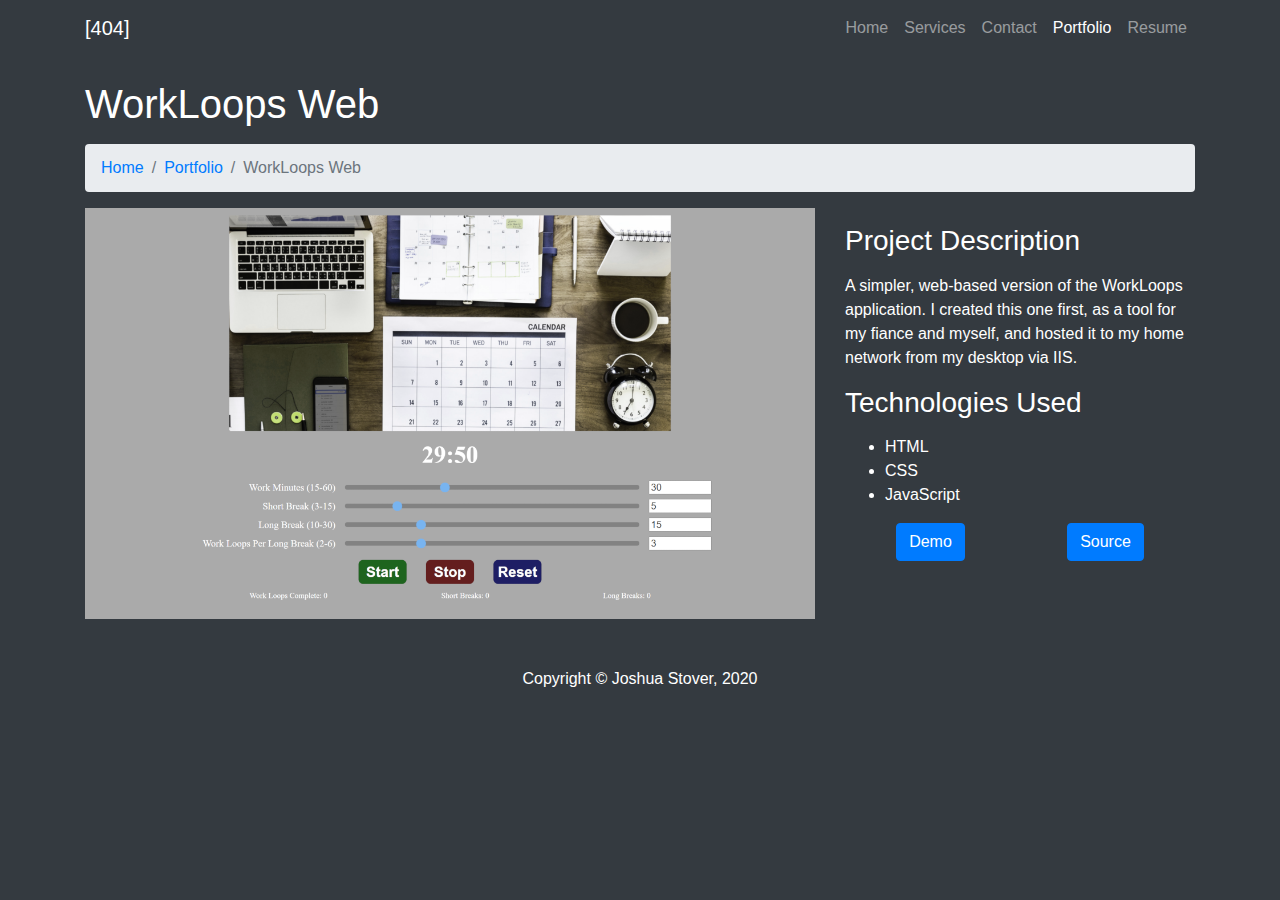
<file: WorkLoopsWeb.html>
<!DOCTYPE html>
<html lang="en">
<head>
    <meta charset="utf-8">
    <meta name="viewport" content="width=device-width, initial-scale=1, shrink-to-fit=no">
    <meta name="description" content="Portfolio">
    <meta name="author" content="Joshua Stover">
    <title>Portfolio</title>
    <link href="vendor/bootstrap/css/bootstrap.min.css" rel="stylesheet">
    <link href="css/main.css" rel="stylesheet">
</head>
<body class="bg-dark">
    <nav class="navbar fixed-top navbar-expand-lg navbar-dark bg-dark fixed-top">
        <div class="container">
            <span id="headText" class="navbar-brand"></span>
            <button class="navbar-toggler navbar-toggler-right" type="button" data-toggle="collapse" data-target="#navbarResponsive" aria-controls="navbarResponsive" aria-expanded="false" aria-label="Toggle navigation">
                <span class="navbar-toggler-icon"></span>
            </button>
            <div class="collapse navbar-collapse" id="navbarResponsive">
                <ul class="navbar-nav ml-auto">
                    <li class="nav-item">
                        <a class="nav-link" href="index.html">Home</a>
                    </li>
                    <li class="nav-item">
                        <a class="nav-link" href="services.html">Services</a>
                    </li>
                    <li class="nav-item">
                        <a class="nav-link" href="contact.html">Contact</a>
                    </li>
                    <li class="nav-item active">
                        <a class="nav-link" href="portfolio.html">Portfolio</a>
                    </li>
                    <li class="nav-item">
                        <a class="nav-link" href="resume.html">Resume</a>
                    </li>
                </ul>
            </div>
        </div>
    </nav>

    <div class="container tw">
        <h1 class="mt-4 mb-3">WorkLoops Web</h1>
        <ol class="breadcrumb">
            <li class="breadcrumb-item">
                <a href="index.html">Home</a>
            </li>
            <li class="breadcrumb-item">
                <a href="portfolio.html">Portfolio</a>
            </li>
            <li class="breadcrumb-item active">WorkLoops Web</li>
        </ol>
        <div class="row">
            <div class="col-md-8">
                <img class="img-fluid" src="res/WorkLoopsWeb.png" alt="">
            </div>
            <div class="col-md-4">
                <h3 class="my-3">Project Description</h3>
                <p>A simpler, web-based version of the WorkLoops application. I created this one first, as a tool for my fiance and myself, and hosted it to my home network from my desktop via IIS.</p>
                <h3 class="my-3">Technologies Used</h3>
                <ul>
                    <li>HTML</li>
                    <li>CSS</li>
                    <li>JavaScript</li>
                </ul>
                <div class="sa">
                    <a target="_blank" href="https://joshuastover.github.io/WorkLoopsWeb" class="btn btn-primary">Demo</a>
                    <a target="_blank" href="https://github.com/JoshuaStover/WorkLoopsWeb" class="btn btn-primary">Source</a>
                </div>
            </div>
        </div>
    </div>

    <footer class="py-5 bg-dark">
        <div class="container">
            <p class="m-0 text-center text-white">
                Copyright &copy; Joshua Stover, 2020
            </p>
        </div>
    </footer>

    <script src="vendor/jquery/jquery.min.js"></script>
    <script src="vendor/bootstrap/js/bootstrap.bundle.min.js"></script>
    <script src="js/headerScript.js"></script>
</body>
</html>
</file>
<file: css/main.css>
body {
    padding-top: 56px;
}

.header-bg {
    position: relative;
    width: 100%;
    overflow: hidden;
}

.header-img {
    height: 40vh;
    min-height: 300px;
    background: no-repeat center center scroll;
    -webkit-background-size: cover;
    -moz-background-size: cover;
    -o-background-size: cover;
    background-size: cover;
    background-image: url("/res/NYC.png");
    filter: saturate(1.6);
}

.caption {
    position: absolute;
    right: 25%;
    bottom: 20px;
    left: 25%;
    z-index: 10;
    padding-top: 10px;
    color: rgb(255, 255, 255);
    background-color: rgba(0, 0, 0, 0.7);
    text-align: center;
    border-radius: 13px;
}

.tw {
    color: rgb(255, 255, 255);
}

.tb {
    color: rgb(0, 0, 0);
}

.ct {
    text-align: center;
}

.sa {
    display: flex;
    flex-direction: row;
    justify-content: space-around;
}

.portfolio-item {
  margin-bottom: 30px;
}

.rel {
    position: relative;
}
</file>
